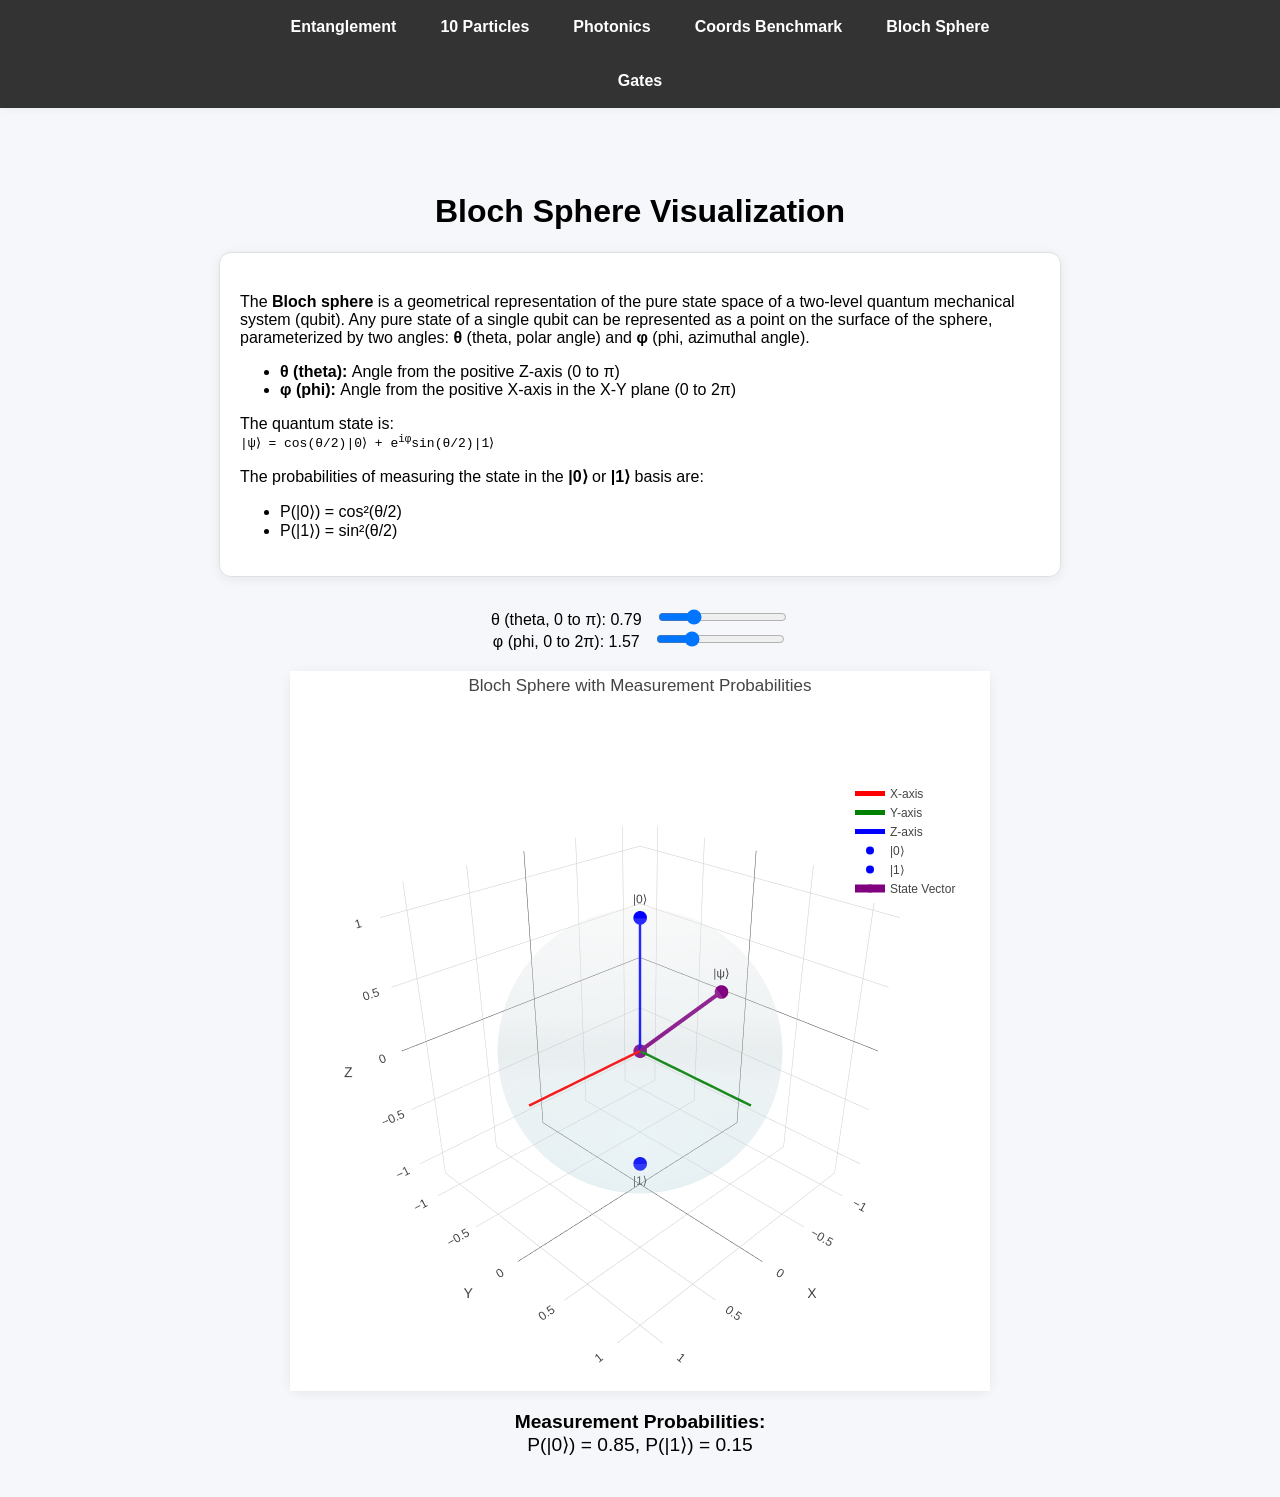
<file: bloch_sphere.html>
<!DOCTYPE html>
<html lang="en">
<head>
    <meta charset="UTF-8">
    <title>Bloch Sphere Visualization</title>
    <script src="https://cdn.plot.ly/plotly-latest.min.js"></script>
    <style>
        body {
            font-family: Arial, sans-serif;
            background: #f5f7fa;
            margin: 0;
            padding: 0;
        }
        nav {
            background: #333;
            padding: 10px 0 10px 0;
            margin-bottom: 28px;
            box-shadow: 0 2px 8px rgba(0,0,0,0.04);
        }
        nav .nav-inner {
            max-width: 800px;
            margin: 0 auto;
            display: flex;
            gap: 20px;
            align-items: center;
            flex-wrap: wrap;
            justify-content: center;
        }
        nav a {
            color: white;
            text-decoration: none;
            font-weight: bold;
            font-size: 1rem;
            transition: color 0.2s;
            padding: 8px 12px;
            border-radius: 4px;
        }
        nav a:hover {
            background: #444;
        }
        nav a.active {
            background: #555;
            color: #ffd700;
        }
        .main-container {
            max-width: 850px;
            margin: 40px auto 0 auto;
            padding: 24px 10px 40px 10px;
            background: none;
            text-align: center;
        }
        #controls {
            margin-bottom: 20px;
        }
        label {
            margin-right: 10px;
        }
        .explanation {
            max-width: 800px;
            margin: 0 auto 30px auto;
            background: #fff;
            border: 1px solid #e0e0e0;
            box-shadow: 0 2px 12px rgba(0,0,0,0.07);
            padding: 24px 20px 20px 20px;
            border-radius: 12px;
            text-align: left;
        }
        #plot {
            width: 100%;
            max-width: 700px;
            height: 60vw;
            max-height: 80vh;
            min-height: 300px;
            margin: 0 auto;
            border-radius: 10px;
            background: #fff;
            box-shadow: 0 2px 12px rgba(0,0,0,0.07);
        }
        #probabilities {
            margin-top: 20px;
            font-size: 1.2em;
        }
        @media (max-width: 700px) {
            .main-container {
                padding: 8px 2px 24px 2px;
            }
            .explanation {
                padding: 12px 6px 12px 6px;
                font-size: 0.97rem;
            }
            #plot {
                height: 300px;
                min-height: 200px;
            }
        }
    </style>
</head>
<body>
    <nav>
        <div class="nav-inner">
            <a href="enteglment.html">Entanglement</a>
            <a href="exemple10particuls.html">10 Particles</a>
            <a href="quntum.html">Photonics</a>
            <a href="coords_benchmark.html">Coords Benchmark</a>
            <a href="bloch_sphere.html">Bloch Sphere</a>
            <a href="quntumGates.html">Gates</a>
        </div>
    </nav>
    <div class="main-container">
        <h1>Bloch Sphere Visualization</h1>
        <div class="explanation">
            <p>
                The <b>Bloch sphere</b> is a geometrical representation of the pure state space of a two-level quantum mechanical system (qubit). Any pure state of a single qubit can be represented as a point on the surface of the sphere, parameterized by two angles: <b>θ</b> (theta, polar angle) and <b>φ</b> (phi, azimuthal angle).
            </p>
            <ul>
                <li><b>θ (theta):</b> Angle from the positive Z-axis (0 to π)</li>
                <li><b>φ (phi):</b> Angle from the positive X-axis in the X-Y plane (0 to 2π)</li>
            </ul>
            <p>
                The quantum state is: <br>
                <code>|ψ⟩ = cos(θ/2)|0⟩ + e<sup>iφ</sup>sin(θ/2)|1⟩</code>
            </p>
            <p>
                The probabilities of measuring the state in the <b>|0⟩</b> or <b>|1⟩</b> basis are:
                <ul>
                    <li>P(|0⟩) = cos²(θ/2)</li>
                    <li>P(|1⟩) = sin²(θ/2)</li>
                </ul>
            </p>
        </div>
        <div id="controls">
            <label for="theta">θ (theta, 0 to π): <span id="theta-value"></span></label>
            <input type="range" id="theta" min="0" max="3.1416" step="0.01" value="0.7854">
            <br>
            <label for="phi">φ (phi, 0 to 2π): <span id="phi-value"></span></label>
            <input type="range" id="phi" min="0" max="6.2832" step="0.01" value="1.5708">
        </div>
        <div id="plot"></div>
        <div id="probabilities"></div>
    </div>
    <script>
        function plotBlochSphere(theta, phi) {
            // Bloch sphere surface
            let u = [], v = [];
            for (let i = 0; i <= 100; i++) {
                u.push(2 * Math.PI * i / 100);
                v.push(Math.PI * i / 100);
            }
            let x = [], y = [], z = [];
            for (let i = 0; i < u.length; i++) {
                x[i] = [];
                y[i] = [];
                z[i] = [];
                for (let j = 0; j < v.length; j++) {
                    x[i][j] = Math.cos(u[i]) * Math.sin(v[j]);
                    y[i][j] = Math.sin(u[i]) * Math.sin(v[j]);
                    z[i][j] = Math.cos(v[j]);
                }
            }
            // State vector
            let x_state = Math.sin(theta) * Math.cos(phi);
            let y_state = Math.sin(theta) * Math.sin(phi);
            let z_state = Math.cos(theta);
            // Axes
            let axes = [
                {
                    type: 'scatter3d',
                    mode: 'lines',
                    x: [0, 1], y: [0, 0], z: [0, 0],
                    line: {color: 'red', width: 5},
                    name: 'X-axis',
                    showlegend: true
                },
                {
                    type: 'scatter3d',
                    mode: 'lines',
                    x: [0, 0], y: [0, 1], z: [0, 0],
                    line: {color: 'green', width: 5},
                    name: 'Y-axis',
                    showlegend: true
                },
                {
                    type: 'scatter3d',
                    mode: 'lines',
                    x: [0, 0], y: [0, 0], z: [0, 1],
                    line: {color: 'blue', width: 5},
                    name: 'Z-axis',
                    showlegend: true
                }
            ];
            // Basis states |0> and |1>
            let basis = [
                {
                    type: 'scatter3d',
                    mode: 'markers+text',
                    x: [0], y: [0], z: [1],
                    marker: {color: 'blue', size: 8},
                    text: ['|0⟩'],
                    textposition: 'top center',
                    name: '|0⟩',
                    showlegend: true
                },
                {
                    type: 'scatter3d',
                    mode: 'markers+text',
                    x: [0], y: [0], z: [-1],
                    marker: {color: 'blue', size: 8},
                    text: ['|1⟩'],
                    textposition: 'bottom center',
                    name: '|1⟩',
                    showlegend: true
                }
            ];
            // State vector
            let stateVector = {
                type: 'scatter3d',
                mode: 'lines+markers+text',
                x: [0, x_state], y: [0, y_state], z: [0, z_state],
                line: {color: 'purple', width: 8},
                marker: {color: 'purple', size: 8},
                text: ['', '|ψ⟩'],
                textposition: 'top center',
                name: 'State Vector',
                showlegend: true
            };
            // Bloch sphere surface
            let sphere = {
                type: 'surface',
                x: x, y: y, z: z,
                opacity: 0.15,
                colorscale: [[0, 'lightblue'], [1, 'white']],
                showscale: false,
                hoverinfo: 'skip',
                name: 'Bloch Sphere'
            };
            let data = [sphere, ...axes, ...basis, stateVector];
            let layout = {
                scene: {
                    xaxis: {title: 'X', range: [-1.2, 1.2]},
                    yaxis: {title: 'Y', range: [-1.2, 1.2]},
                    zaxis: {title: 'Z', range: [-1.2, 1.2]},
                    aspectmode: 'cube',
                    camera: {eye: {x: 1.5, y: 1.5, z: 1.2}},
                },
                title: 'Bloch Sphere with Measurement Probabilities',
                legend: {x: 0.8, y: 0.9},
                margin: {l: 0, r: 0, b: 0, t: 40}
            };
            Plotly.newPlot('plot', data, layout, {displayModeBar: false});
            // Probabilities
            let prob_0 = Math.pow(Math.cos(theta / 2), 2);
            let prob_1 = Math.pow(Math.sin(theta / 2), 2);
            document.getElementById('probabilities').innerHTML =
                `<b>Measurement Probabilities:</b><br>P(|0⟩) = ${prob_0.toFixed(2)}, P(|1⟩) = ${prob_1.toFixed(2)}`;
        }
        // Initial values
        let theta = parseFloat(document.getElementById('theta').value);
        let phi = parseFloat(document.getElementById('phi').value);
        document.getElementById('theta-value').textContent = theta.toFixed(2);
        document.getElementById('phi-value').textContent = phi.toFixed(2);
        plotBlochSphere(theta, phi);
        // Event listeners
        document.getElementById('theta').addEventListener('input', function() {
            theta = parseFloat(this.value);
            document.getElementById('theta-value').textContent = theta.toFixed(2);
            plotBlochSphere(theta, phi);
        });
        document.getElementById('phi').addEventListener('input', function() {
            phi = parseFloat(this.value);
            document.getElementById('phi-value').textContent = phi.toFixed(2);
            plotBlochSphere(theta, phi);
        });
    </script>
</body>
</html>
</file>
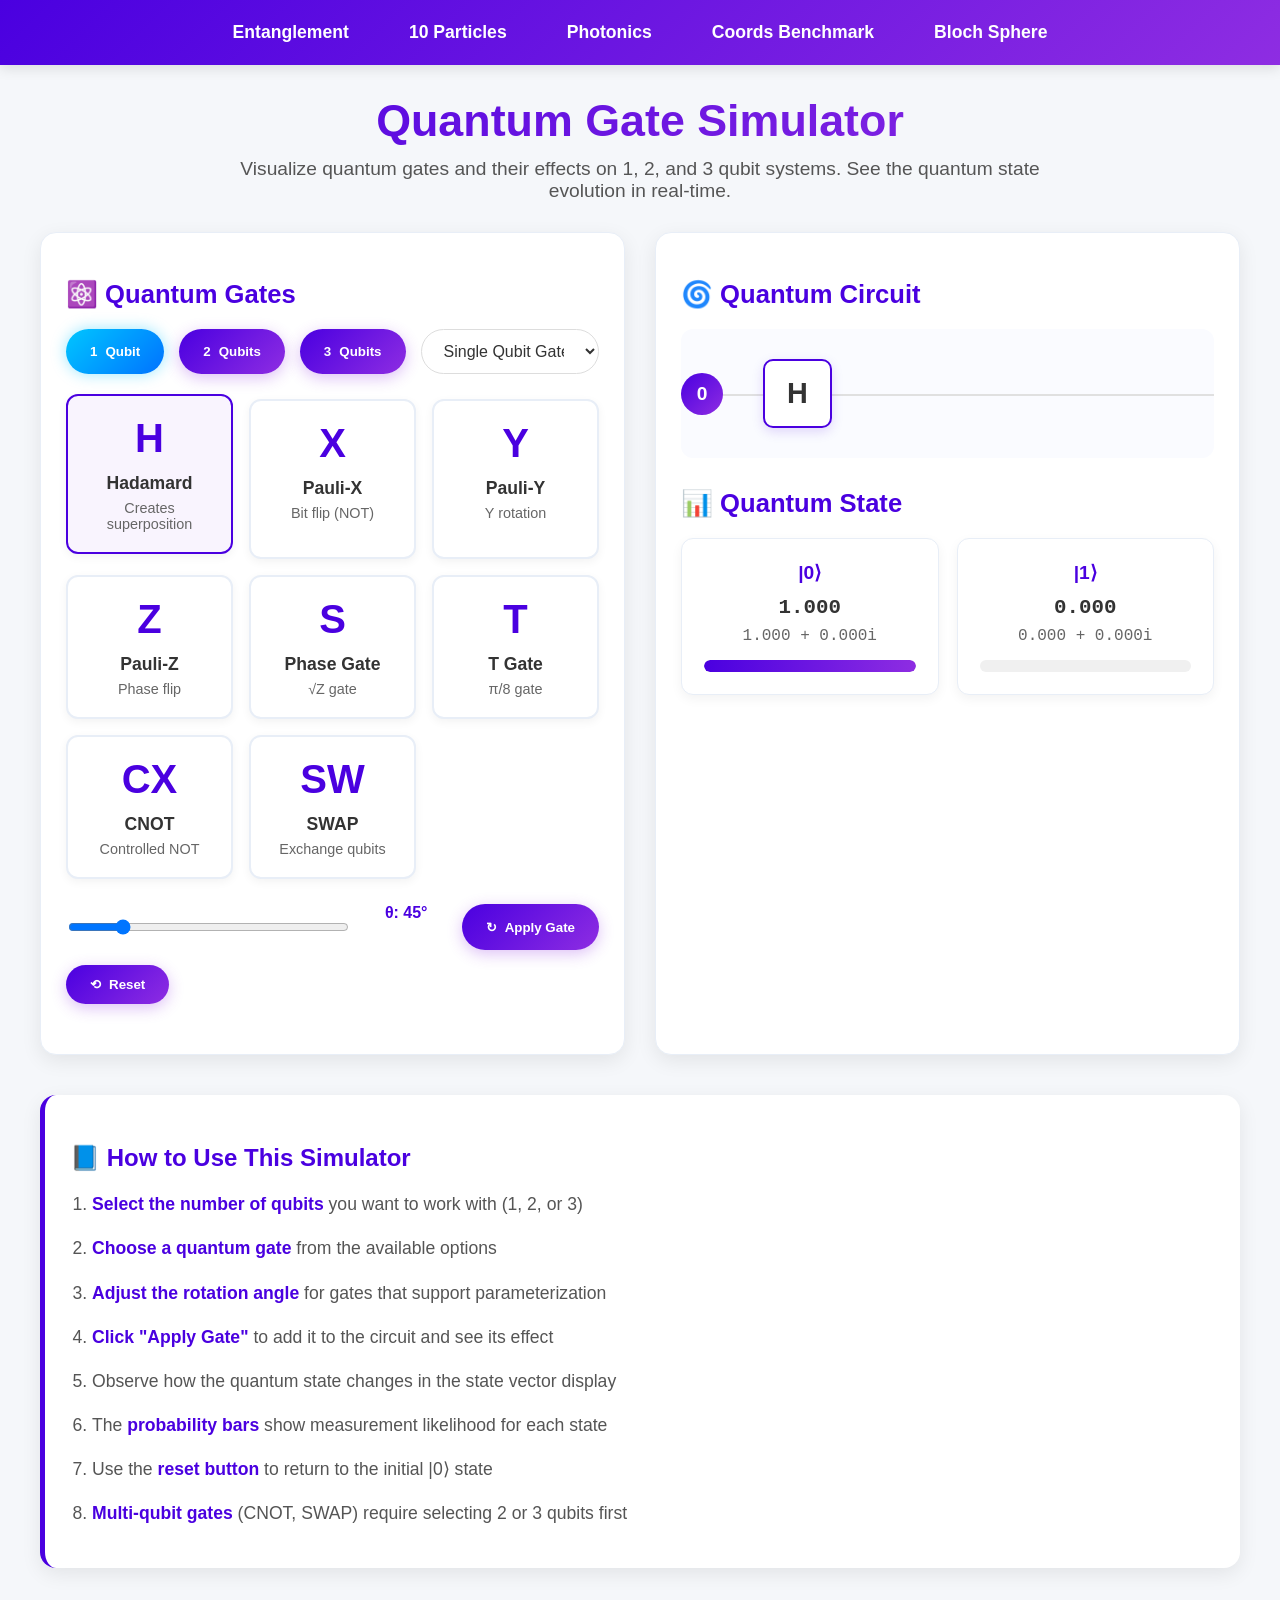
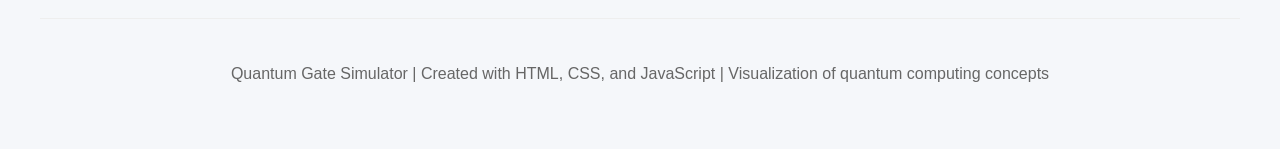
<file: quntum_Gates.html>
<!DOCTYPE html>
<html lang="en">
<head>
    <meta charset="UTF-8">
    <title>Quantum Gate Simulator</title>
    <script src="https://cdn.plot.ly/plotly-latest.min.js"></script>
    <style>
        body {
            font-family: 'Segoe UI', Tahoma, Geneva, Verdana, sans-serif;
            background: #f5f7fa;
            margin: 0;
            padding: 0;
            color: #333;
        }
        nav {
            background: linear-gradient(135deg, #4a00e0, #8e2de2);
            padding: 14px 0;
            margin-bottom: 28px;
            box-shadow: 0 4px 12px rgba(0,0,0,0.1);
        }
        nav .nav-inner {
            max-width: 1200px;
            margin: 0 auto;
            display: flex;
            gap: 28px;
            align-items: center;
            flex-wrap: wrap;
            justify-content: center;
        }
        nav a {
            color: white;
            text-decoration: none;
            font-weight: 600;
            font-size: 1.1rem;
            transition: all 0.3s ease;
            padding: 8px 16px;
            border-radius: 50px;
        }
        nav a:hover {
            background: rgba(255, 255, 255, 0.15);
        }
        .main-container {
            max-width: 1200px;
            margin: 20px auto;
            padding: 0 20px;
        }
        .header {
            text-align: center;
            margin-bottom: 30px;
        }
        .header h1 {
            font-size: 2.8rem;
            margin-bottom: 12px;
            background: linear-gradient(135deg, #4a00e0, #8e2de2);
            -webkit-background-clip: text;
            -webkit-text-fill-color: transparent;
        }
        .header p {
            font-size: 1.2rem;
            max-width: 800px;
            margin: 0 auto;
            color: #555;
        }
        .content-grid {
            display: grid;
            grid-template-columns: 1fr 1fr;
            gap: 30px;
            margin-bottom: 40px;
        }
        @media (max-width: 900px) {
            .content-grid {
                grid-template-columns: 1fr;
            }
        }
        .panel {
            background: white;
            border-radius: 16px;
            padding: 25px;
            box-shadow: 0 6px 20px rgba(0,0,0,0.08);
            border: 1px solid #e8eef7;
        }
        .panel-title {
            font-size: 1.6rem;
            margin-bottom: 20px;
            color: #4a00e0;
            display: flex;
            align-items: center;
            gap: 12px;
        }
        .panel-title i {
            font-size: 1.8rem;
        }
        .controls {
            display: flex;
            gap: 15px;
            margin-bottom: 25px;
            flex-wrap: wrap;
        }
        .btn {
            background: linear-gradient(135deg, #4a00e0, #8e2de2);
            color: white;
            border: none;
            padding: 12px 24px;
            border-radius: 50px;
            cursor: pointer;
            font-weight: 600;
            transition: all 0.3s ease;
            display: flex;
            align-items: center;
            gap: 8px;
            box-shadow: 0 4px 15px rgba(142, 45, 226, 0.3);
        }
        .btn:hover {
            transform: translateY(-3px);
            box-shadow: 0 7px 20px rgba(142, 45, 226, 0.4);
        }
        .btn:active {
            transform: translateY(1px);
        }
        .btn.active {
            background: linear-gradient(135deg, #00c6ff, #0072ff);
            box-shadow: 0 0 15px rgba(0, 198, 255, 0.4);
        }
        select, input {
            background: rgba(255, 255, 255, 0.1);
            border: 1px solid #ddd;
            color: #333;
            padding: 12px 18px;
            border-radius: 50px;
            flex: 1;
            min-width: 150px;
            font-size: 1rem;
        }
        select:focus, input:focus {
            outline: none;
            border-color: #8e2de2;
        }
        .gates-grid {
            display: grid;
            grid-template-columns: repeat(auto-fill, minmax(140px, 1fr));
            gap: 16px;
            margin-top: 20px;
        }
        .gate-card {
            background: white;
            border-radius: 12px;
            padding: 20px 15px;
            text-align: center;
            cursor: pointer;
            transition: all 0.3s ease;
            border: 2px solid #e8eef7;
            box-shadow: 0 3px 10px rgba(0,0,0,0.05);
        }
        .gate-card:hover {
            transform: translateY(-5px);
            border-color: #8e2de2;
            box-shadow: 0 8px 20px rgba(142, 45, 226, 0.15);
        }
        .gate-card.active {
            background: rgba(142, 45, 226, 0.05);
            border-color: #4a00e0;
            transform: translateY(-5px);
        }
        .gate-icon {
            font-size: 2.5rem;
            margin-bottom: 12px;
            color: #4a00e0;
            font-weight: bold;
        }
        .gate-name {
            font-weight: 700;
            font-size: 1.1rem;
            margin-bottom: 6px;
            color: #333;
        }
        .gate-desc {
            font-size: 0.9rem;
            color: #666;
        }
        .circuit {
            display: flex;
            flex-direction: column;
            gap: 40px;
            margin-top: 20px;
            padding: 20px 0;
            background: #fafbff;
            border-radius: 12px;
        }
        .qubit {
            display: flex;
            align-items: center;
            position: relative;
            padding: 10px 0;
        }
        .qubit::before {
            content: '';
            position: absolute;
            top: 50%;
            left: 0;
            right: 0;
            height: 2px;
            background: #e0e0e0;
            z-index: 1;
        }
        .qubit-label {
            background: linear-gradient(135deg, #4a00e0, #8e2de2);
            width: 42px;
            height: 42px;
            border-radius: 50%;
            display: flex;
            align-items: center;
            justify-content: center;
            font-weight: bold;
            margin-right: 25px;
            z-index: 2;
            position: relative;
            color: white;
            font-size: 1.2rem;
        }
        .gate-visual {
            width: 65px;
            height: 65px;
            background: white;
            border-radius: 10px;
            display: flex;
            align-items: center;
            justify-content: center;
            margin: 0 15px;
            z-index: 2;
            position: relative;
            font-size: 1.8rem;
            font-weight: bold;
            border: 2px solid #4a00e0;
            box-shadow: 0 4px 12px rgba(74, 0, 224, 0.15);
        }
        .control-point {
            width: 28px;
            height: 28px;
            background: #4a00e0;
            border-radius: 50%;
            z-index: 2;
            position: relative;
            margin: 0 25px;
            box-shadow: 0 0 0 6px rgba(74, 0, 224, 0.15);
        }
        .state-display {
            margin-top: 30px;
        }
        .state-vector {
            display: grid;
            grid-template-columns: repeat(auto-fit, minmax(220px, 1fr));
            gap: 18px;
            margin-top: 20px;
        }
        .state-card {
            background: white;
            border-radius: 12px;
            padding: 22px;
            text-align: center;
            border: 1px solid #e8eef7;
            box-shadow: 0 4px 12px rgba(0,0,0,0.05);
            transition: all 0.3s ease;
        }
        .state-card:hover {
            transform: translateY(-5px);
            box-shadow: 0 8px 20px rgba(142, 45, 226, 0.1);
        }
        .state-label {
            font-weight: 700;
            margin-bottom: 12px;
            color: #4a00e0;
            font-size: 1.2rem;
        }
        .state-value {
            font-size: 1.3rem;
            font-family: monospace;
            font-weight: bold;
            color: #333;
        }
        .probability-bar {
            height: 12px;
            background: #f0f0f0;
            border-radius: 6px;
            margin-top: 15px;
            overflow: hidden;
        }
        .probability-fill {
            height: 100%;
            background: linear-gradient(90deg, #4a00e0, #8e2de2);
            border-radius: 6px;
        }
        .complex-number {
            font-size: 1rem;
            color: #666;
            margin-top: 8px;
            font-family: monospace;
        }
        .instructions {
            margin-top: 40px;
            padding: 25px;
            background: white;
            border-radius: 16px;
            border-left: 5px solid #4a00e0;
            box-shadow: 0 6px 20px rgba(0,0,0,0.08);
        }
        .instructions h3 {
            margin-bottom: 18px;
            color: #4a00e0;
            font-size: 1.5rem;
            display: flex;
            align-items: center;
            gap: 12px;
        }
        .instructions ol {
            padding-left: 22px;
        }
        .instructions li {
            margin: 16px 0;
            line-height: 1.6;
            font-size: 1.1rem;
            color: #555;
        }
        .instructions li strong {
            color: #4a00e0;
        }
        footer {
            text-align: center;
            margin-top: 50px;
            padding: 30px;
            color: #666;
            font-size: 1rem;
            border-top: 1px solid #eee;
        }
        @media (max-width: 700px) {
            .content-grid {
                gap: 20px;
            }
            .panel {
                padding: 20px;
            }
            .gates-grid {
                grid-template-columns: repeat(auto-fill, minmax(120px, 1fr));
            }
            .controls {
                gap: 12px;
            }
            .btn {
                padding: 10px 18px;
                font-size: 0.9rem;
            }
            nav .nav-inner {
                gap: 12px;
                padding: 0 10px;
            }
            nav a {
                font-size: 0.95rem;
                padding: 6px 12px;
            }
        }
    </style>
</head>
<body>
    <nav>
        <div class="nav-inner">
            <a href="enteglment.html">Entanglement</a>
            <a href="exemple10particuls.html">10 Particles</a>
            <a href="quntum.html">Photonics</a>
            <a href="coords_benchmark.html">Coords Benchmark</a>
            <a href="bloch_sphere.html">Bloch Sphere</a>
        </div>
    </nav>
    
    <div class="main-container">
        <div class="header">
            <h1>Quantum Gate Simulator</h1>
            <p>Visualize quantum gates and their effects on 1, 2, and 3 qubit systems. See the quantum state evolution in real-time.</p>
        </div>
        
        <div class="content-grid">
            <div class="panel">
                <h2 class="panel-title">⚛️ Quantum Gates</h2>
                
                <div class="controls">
                    <button class="btn active" id="btn-1qubit">
                        <span>1</span> Qubit
                    </button>
                    <button class="btn" id="btn-2qubit">
                        <span>2</span> Qubits
                    </button>
                    <button class="btn" id="btn-3qubit">
                        <span>3</span> Qubits
                    </button>
                    
                    <select id="gate-type">
                        <option value="single">Single Qubit Gates</option>
                        <option value="multi">Multi-Qubit Gates</option>
                    </select>
                </div>
                
                <div class="gates-grid">
                    <div class="gate-card active" data-gate="H">
                        <div class="gate-icon">H</div>
                        <div class="gate-name">Hadamard</div>
                        <div class="gate-desc">Creates superposition</div>
                    </div>
                    
                    <div class="gate-card" data-gate="X">
                        <div class="gate-icon">X</div>
                        <div class="gate-name">Pauli-X</div>
                        <div class="gate-desc">Bit flip (NOT)</div>
                    </div>
                    
                    <div class="gate-card" data-gate="Y">
                        <div class="gate-icon">Y</div>
                        <div class="gate-name">Pauli-Y</div>
                        <div class="gate-desc">Y rotation</div>
                    </div>
                    
                    <div class="gate-card" data-gate="Z">
                        <div class="gate-icon">Z</div>
                        <div class="gate-name">Pauli-Z</div>
                        <div class="gate-desc">Phase flip</div>
                    </div>
                    
                    <div class="gate-card" data-gate="S">
                        <div class="gate-icon">S</div>
                        <div class="gate-name">Phase Gate</div>
                        <div class="gate-desc">√Z gate</div>
                    </div>
                    
                    <div class="gate-card" data-gate="T">
                        <div class="gate-icon">T</div>
                        <div class="gate-name">T Gate</div>
                        <div class="gate-desc">π/8 gate</div>
                    </div>
                    
                    <div class="gate-card" data-gate="CNOT">
                        <div class="gate-icon">CX</div>
                        <div class="gate-name">CNOT</div>
                        <div class="gate-desc">Controlled NOT</div>
                    </div>
                    
                    <div class="gate-card" data-gate="SWAP">
                        <div class="gate-icon">SW</div>
                        <div class="gate-name">SWAP</div>
                        <div class="gate-desc">Exchange qubits</div>
                    </div>
                </div>
                
                <div class="controls" style="margin-top: 25px;">
                    <input type="range" id="angle" min="0" max="360" value="45" style="flex: 3;">
                    <div style="min-width: 70px; text-align: center; flex: 1; font-weight: 600; color: #4a00e0;">
                        θ: <span id="angle-value">45°</span>
                    </div>
                    <button class="btn" id="btn-apply">
                        <span>↻</span> Apply Gate
                    </button>
                    <button class="btn" id="btn-reset">
                        <span>⟲</span> Reset
                    </button>
                </div>
            </div>
            
            <div class="panel">
                <h2 class="panel-title">🌀 Quantum Circuit</h2>
                
                <div class="circuit">
                    <div class="qubit">
                        <div class="qubit-label">0</div>
                        <div class="gate-visual">H</div>
                    </div>
                    
                    <div class="qubit">
                        <div class="qubit-label">1</div>
                        <div class="control-point"></div>
                        <div class="gate-visual">X</div>
                    </div>
                    
                    <div class="qubit">
                        <div class="qubit-label">2</div>
                    </div>
                </div>
                
                <div class="state-display">
                    <h2 class="panel-title">📊 Quantum State</h2>
                    
                    <div class="state-vector" id="state-vector-container">
                        <!-- State cards will be generated here dynamically -->
                    </div>
                </div>
            </div>
        </div>
        
        <div class="instructions">
            <h3>📘 How to Use This Simulator</h3>
            <ol>
                <li><strong>Select the number of qubits</strong> you want to work with (1, 2, or 3)</li>
                <li><strong>Choose a quantum gate</strong> from the available options</li>
                <li><strong>Adjust the rotation angle</strong> for gates that support parameterization</li>
                <li><strong>Click "Apply Gate"</strong> to add it to the circuit and see its effect</li>
                <li>Observe how the quantum state changes in the state vector display</li>
                <li>The <strong>probability bars</strong> show measurement likelihood for each state</li>
                <li>Use the <strong>reset button</strong> to return to the initial |0⟩ state</li>
                <li><strong>Multi-qubit gates</strong> (CNOT, SWAP) require selecting 2 or 3 qubits first</li>
            </ol>
        </div>
        
        <footer>
            <p>Quantum Gate Simulator | Created with HTML, CSS, and JavaScript | Visualization of quantum computing concepts</p>
        </footer>
    </div>
    
    <script>
        // Quantum state representation
        let quantumState = {
            qubits: 1,
            stateVector: [
                { label: "|0⟩", magnitude: 1.0, phase: 0, probability: 1.0 }
            ]
        };
        
        // DOM Elements
        const qubitButtons = document.querySelectorAll('.btn[id^="btn-"]');
        const gateCards = document.querySelectorAll('.gate-card');
        const angleSlider = document.getElementById('angle');
        const angleValue = document.getElementById('angle-value');
        const applyButton = document.getElementById('btn-apply');
        const resetButton = document.getElementById('btn-reset');
        const gateTypeSelect = document.getElementById('gate-type');
        const stateVectorContainer = document.getElementById('state-vector-container');
        
        // Update angle display
        angleSlider.addEventListener('input', () => {
            angleValue.textContent = `${angleSlider.value}°`;
        });
        
        // Qubit selection
        qubitButtons.forEach(btn => {
            btn.addEventListener('click', () => {
                qubitButtons.forEach(b => b.classList.remove('active'));
                btn.classList.add('active');
                quantumState.qubits = parseInt(btn.textContent.match(/\d/)[0]);
                resetState();
                updateCircuitVisualization();
                generateStateVector();
            });
        });
        
        // Gate selection
        gateCards.forEach(card => {
            card.addEventListener('click', () => {
                gateCards.forEach(c => c.classList.remove('active'));
                card.classList.add('active');
            });
        });
        
        // Gate type selection
        gateTypeSelect.addEventListener('change', () => {
            const isMulti = gateTypeSelect.value === 'multi';
            
            // Toggle visibility based on gate type
            gateCards.forEach(card => {
                const gate = card.dataset.gate;
                if (isMulti) {
                    card.style.display = (gate === 'CNOT' || gate === 'SWAP') ? 
                        'block' : 'none';
                } else {
                    card.style.display = (gate !== 'CNOT' && gate !== 'SWAP') ? 
                        'block' : 'none';
                }
            });
        });
        
        // Apply gate
        applyButton.addEventListener('click', () => {
            const angle = parseInt(angleSlider.value);
            const selectedGate = document.querySelector('.gate-card.active').dataset.gate;
            applyGate(selectedGate, angle);
            updateCircuitVisualization();
            updateStateVector();
        });
        
        // Reset
        resetButton.addEventListener('click', () => {
            resetState();
            resetCircuit();
            updateStateVector();
        });
        
        // Apply gate to quantum state
        function applyGate(gate, angle) {
            // In a real implementation, this would update the quantum state
            // For this demo, we'll simulate state changes
            const radians = angle * Math.PI / 180;
            
            // Simulate different gate effects
            quantumState.stateVector.forEach(state => {
                switch(gate) {
                    case 'H':
                        // Hadamard gate creates superposition
                        state.magnitude = Math.sqrt(0.5);
                        state.probability = 0.5;
                        break;
                    case 'X':
                        // Bit flip
                        if (state.label.includes('0')) {
                            state.label = state.label.replace('0', '1');
                        } else if (state.label.includes('1')) {
                            state.label = state.label.replace('1', '0');
                        }
                        break;
                    case 'Y':
                        // Y rotation
                        state.phase += radians;
                        break;
                    case 'Z':
                        // Phase flip
                        if (state.label.endsWith('1⟩')) {
                            state.phase += Math.PI;
                        }
                        break;
                    case 'CNOT':
                        // Controlled NOT - flip target if control is 1
                        if (quantumState.qubits > 1) {
                            if (state.label.includes('1')) {
                                state.label = state.label.replace('0', '1').replace('1', '0');
                            }
                        }
                        break;
                    default:
                        // For other gates, add some phase
                        state.phase += radians / 4;
                        state.probability = Math.abs(Math.cos(state.phase)) * 0.8 + 0.2;
                }
            });
            
            // Normalize probabilities
            normalizeProbabilities();
        }
        
        // Reset quantum state to |0...0>
        function resetState() {
            quantumState.stateVector = [];
            const numStates = Math.pow(2, quantumState.qubits);
            
            for (let i = 0; i < numStates; i++) {
                const binary = i.toString(2).padStart(quantumState.qubits, '0');
                const label = `|${binary}⟩`;
                const isZeroState = i === 0;
                
                quantumState.stateVector.push({
                    label: label,
                    magnitude: isZeroState ? 1.0 : 0.0,
                    phase: 0,
                    probability: isZeroState ? 1.0 : 0.0
                });
            }
        }
        
        // Normalize state probabilities
        function normalizeProbabilities() {
            let total = 0;
            quantumState.stateVector.forEach(state => {
                total += state.probability;
            });
            
            if (total > 0) {
                quantumState.stateVector.forEach(state => {
                    state.probability /= total;
                    state.magnitude = Math.sqrt(state.probability);
                });
            }
        }
        
        // Generate state vector display
        function generateStateVector() {
            stateVectorContainer.innerHTML = '';
            
            quantumState.stateVector.forEach(state => {
                const card = document.createElement('div');
                card.className = 'state-card';
                
                // Calculate complex number representation
                const real = (state.magnitude * Math.cos(state.phase)).toFixed(3);
                const imag = (state.magnitude * Math.sin(state.phase)).toFixed(3);
                const complex = `${real} + ${imag}i`;
                
                card.innerHTML = `
                    <div class="state-label">${state.label}</div>
                    <div class="state-value">${state.probability.toFixed(3)}</div>
                    <div class="complex-number">${complex}</div>
                    <div class="probability-bar">
                        <div class="probability-fill" style="width: ${state.probability * 100}%"></div>
                    </div>
                `;
                
                stateVectorContainer.appendChild(card);
            });
        }
        
        // Update state vector display
        function updateStateVector() {
            generateStateVector();
        }
        
        // Update circuit visualization
        function updateCircuitVisualization() {
            const circuit = document.querySelector('.circuit');
            circuit.innerHTML = '';
            
            for (let i = 0; i < quantumState.qubits; i++) {
                const qubit = document.createElement('div');
                qubit.className = 'qubit';
                
                const label = document.createElement('div');
                label.className = 'qubit-label';
                label.textContent = i;
                
                qubit.appendChild(label);
                
                // Add some gates for visualization
                if (i === 0) {
                    const gate = document.createElement('div');
                    gate.className = 'gate-visual';
                    gate.textContent = 'H';
                    qubit.appendChild(gate);
                }
                
                if (quantumState.qubits > 1 && i === 1) {
                    const control = document.createElement('div');
                    control.className = 'control-point';
                    qubit.appendChild(control);
                    
                    const gate = document.createElement('div');
                    gate.className = 'gate-visual';
                    gate.textContent = 'X';
                    qubit.appendChild(gate);
                }
                
                circuit.appendChild(qubit);
            }
        }
        
        // Reset circuit visualization
        function resetCircuit() {
            updateCircuitVisualization();
        }
        
        // Initialize the simulator
        resetState();
        updateCircuitVisualization();
        generateStateVector();
    </script>
</body>
</html>
</file>
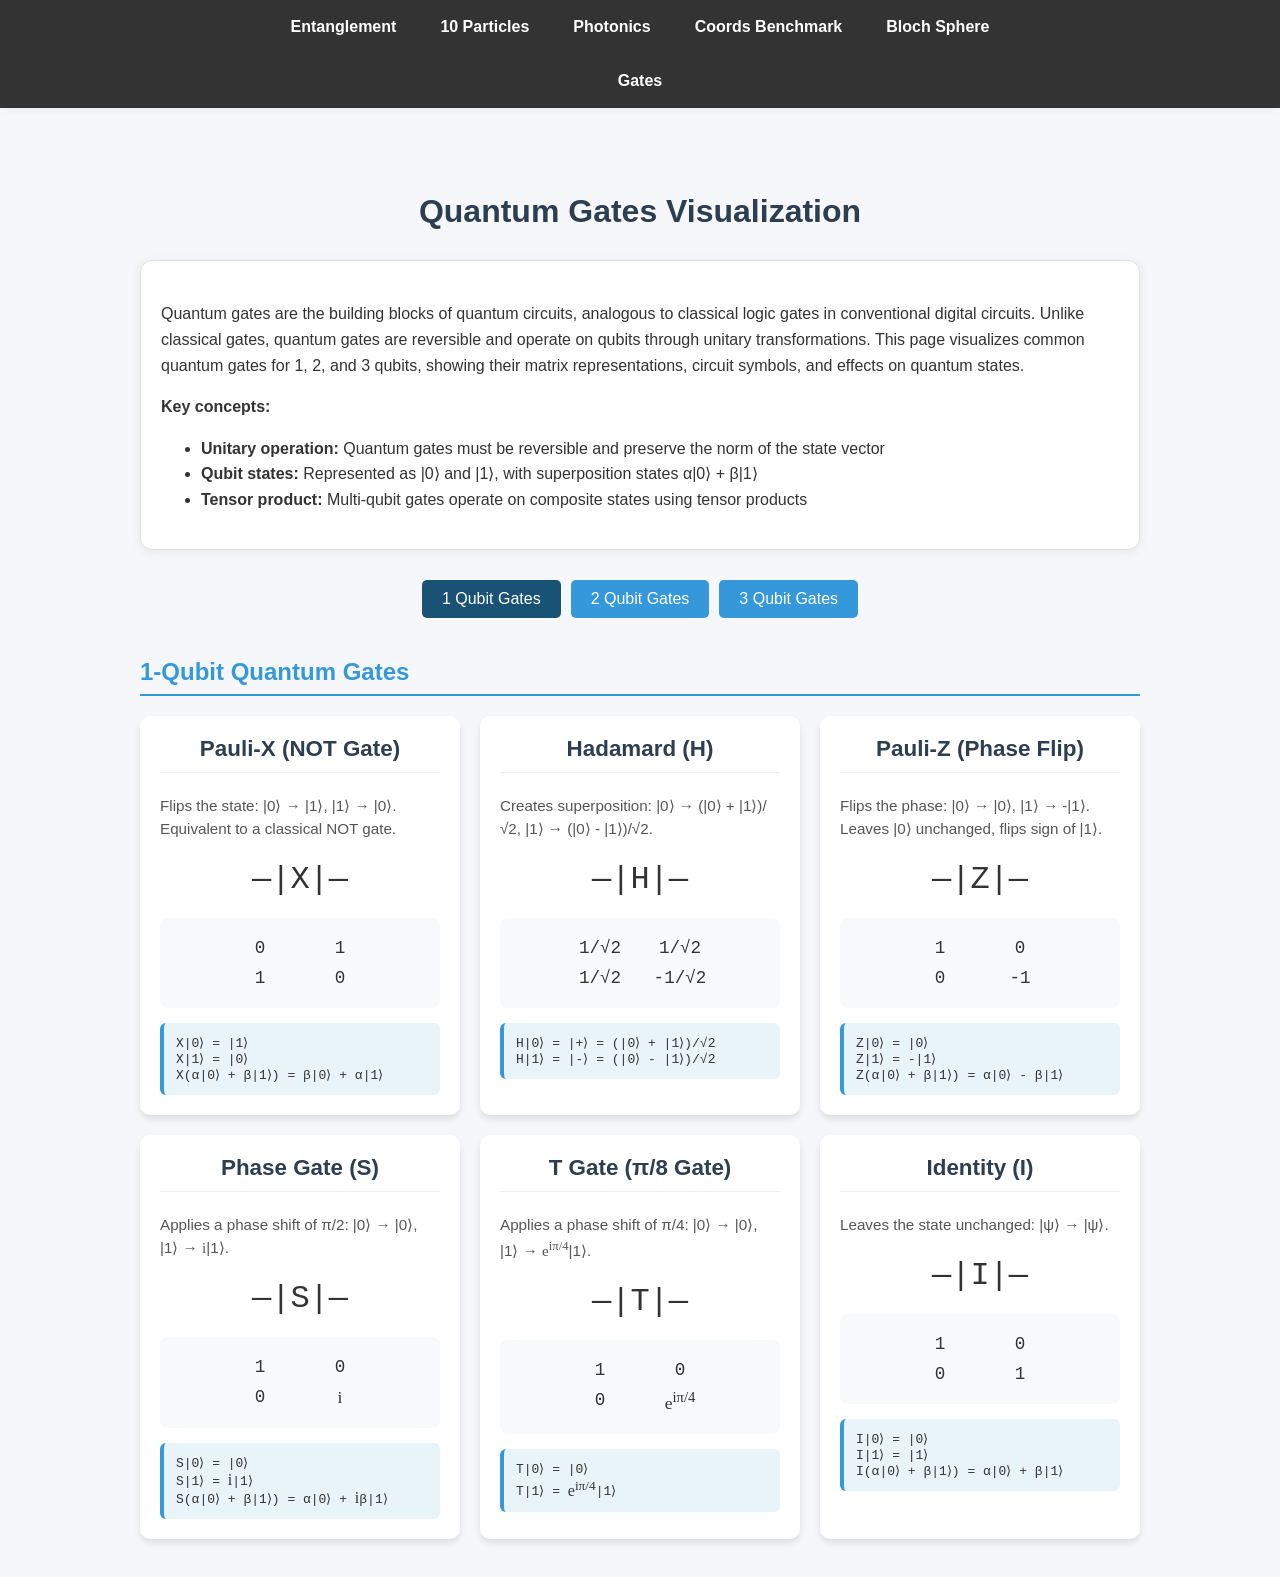
<file: quntumGates.html>
<!DOCTYPE html>
<html lang="en">
<head>
    <meta charset="UTF-8">
    <meta name="viewport" content="width=device-width, initial-scale=1.0">
    <title>Quantum Gates Visualization</title>
    <style>
        body {
            font-family: Arial, sans-serif;
            background: #f5f7fa;
            margin: 0;
            padding: 0;
            color: #333;
        }
        nav {
            background: #333;
            padding: 10px 0 10px 0;
            margin-bottom: 28px;
            box-shadow: 0 2px 8px rgba(0,0,0,0.04);
        }
        nav .nav-inner {
            max-width: 800px;
            margin: 0 auto;
            display: flex;
            gap: 20px;
            align-items: center;
            flex-wrap: wrap;
            justify-content: center;
        }
        nav a {
            color: white;
            text-decoration: none;
            font-weight: bold;
            font-size: 1rem;
            transition: color 0.2s;
            padding: 8px 12px;
            border-radius: 4px;
        }
        nav a:hover {
            background: #444;
        }
        nav a.active {
            background: #555;
            color: #ffd700;
        }
        .main-container {
            max-width: 1000px;
            margin: 40px auto 0 auto;
            padding: 24px 20px 40px 20px;
            background: none;
        }
        h1 {
            text-align: center;
            color: #2c3e50;
            margin-bottom: 30px;
        }
        h2 {
            color: #3498db;
            border-bottom: 2px solid #3498db;
            padding-bottom: 8px;
            margin-top: 40px;
        }
        h3 {
            color: #2980b9;
            margin-top: 25px;
        }
        .explanation {
            max-width: 1000px;
            margin: 0 auto 30px auto;
            background: #fff;
            border: 1px solid #e0e0e0;
            box-shadow: 0 2px 12px rgba(0,0,0,0.07);
            padding: 24px 20px 20px 20px;
            border-radius: 12px;
            text-align: left;
            line-height: 1.6;
        }
        .gates-container {
            display: grid;
            grid-template-columns: repeat(auto-fill, minmax(300px, 1fr));
            gap: 20px;
            margin-top: 20px;
        }
        .gate-card {
            background: white;
            border-radius: 10px;
            box-shadow: 0 4px 6px rgba(0,0,0,0.1);
            padding: 20px;
            transition: transform 0.3s;
        }
        .gate-card:hover {
            transform: translateY(-5px);
            box-shadow: 0 6px 12px rgba(0,0,0,0.15);
        }
        .gate-title {
            font-size: 1.4rem;
            color: #2c3e50;
            margin-top: 0;
            text-align: center;
            padding-bottom: 10px;
            border-bottom: 1px solid #eee;
        }
        .gate-matrix {
            font-family: monospace;
            background: #f8f9fa;
            padding: 15px;
            border-radius: 8px;
            overflow-x: auto;
            text-align: center;
            margin: 15px 0;
            font-size: 1.1rem;
        }
        .gate-circuit {
            text-align: center;
            margin: 20px 0;
            font-size: 2rem;
            font-family: monospace;
        }
        .state-transformation {
            background: #e8f4f8;
            padding: 12px;
            border-radius: 6px;
            font-family: monospace;
            margin-top: 15px;
            border-left: 4px solid #3498db;
        }
        .qubit-count-selector {
            display: flex;
            justify-content: center;
            margin: 20px 0;
            gap: 10px;
            flex-wrap: wrap;
        }
        .qubit-button {
            padding: 10px 20px;
            background: #3498db;
            color: white;
            border: none;
            border-radius: 5px;
            cursor: pointer;
            font-size: 1rem;
            transition: background 0.3s;
            min-width: 120px;
        }
        .qubit-button:hover {
            background: #2980b9;
        }
        .qubit-button.active {
            background: #1a5276;
        }
        .gate-description {
            font-size: 0.95rem;
            color: #555;
            line-height: 1.5;
        }
        .matrix-row {
            display: flex;
            justify-content: center;
        }
        .matrix-cell {
            padding: 5px 10px;
            min-width: 60px;
            text-align: center;
        }
        .highlight {
            background-color: #fffacd;
            font-weight: bold;
        }
        .math-symbol {
            font-family: 'Times New Roman', serif;
            font-style: italic;
        }
        .complex-number {
            font-family: 'Times New Roman', serif;
        }
        @media (max-width: 700px) {
            .main-container {
                padding: 8px 10px 24px 10px;
            }
            .gates-container {
                grid-template-columns: 1fr;
            }
            .explanation {
                padding: 15px;
                font-size: 0.95rem;
            }
            .qubit-count-selector {
                flex-direction: column;
                align-items: center;
            }
            .qubit-button {
                width: 100%;
                max-width: 200px;
            }
            .gate-circuit {
                font-size: 1.5rem;
            }
            .gate-matrix {
                font-size: 0.9rem;
            }
            .matrix-cell {
                min-width: 40px;
                padding: 3px 6px;
            }
        }
        @media (max-width: 480px) {
           
            nav a {
                font-size: 0.9rem;
                padding: 6px 8px;
            }
            .gate-card {
                padding: 15px;
            }
            .gate-title {
                font-size: 1.2rem;
            }
        }
    </style>
</head>
<body>
    <nav>
        <div class="nav-inner">
            <a href="enteglment.html">Entanglement</a>
            <a href="exemple10particuls.html">10 Particles</a>
            <a href="quntum.html">Photonics</a>
            <a href="coords_benchmark.html">Coords Benchmark</a>
            <a href="bloch_sphere.html">Bloch Sphere</a>
            <a href="quntumGates.html">Gates</a>
        </div>
    </nav>
    
    <div class="main-container">
        <h1>Quantum Gates Visualization</h1>
        
        <div class="explanation">
            <p>
                Quantum gates are the building blocks of quantum circuits, analogous to classical logic gates in conventional digital circuits. Unlike classical gates, quantum gates are reversible and operate on qubits through unitary transformations. This page visualizes common quantum gates for 1, 2, and 3 qubits, showing their matrix representations, circuit symbols, and effects on quantum states.
            </p>
            <p>
                <strong>Key concepts:</strong>
            </p>
            <ul>
                <li><strong>Unitary operation:</strong> Quantum gates must be reversible and preserve the norm of the state vector</li>
                <li><strong>Qubit states:</strong> Represented as |0⟩ and |1⟩, with superposition states α|0⟩ + β|1⟩</li>
                <li><strong>Tensor product:</strong> Multi-qubit gates operate on composite states using tensor products</li>
            </ul>
        </div>
        
        <div class="qubit-count-selector" role="tablist" aria-label="Select number of qubits">
            <button class="qubit-button active" data-qubits="1" role="tab" aria-selected="true">1 Qubit Gates</button>
            <button class="qubit-button" data-qubits="2" role="tab" aria-selected="false">2 Qubit Gates</button>
            <button class="qubit-button" data-qubits="3" role="tab" aria-selected="false">3 Qubit Gates</button>
        </div>
        
        <!-- 1-Qubit Gates -->
        <div id="one-qubit-gates" role="tabpanel" aria-label="1-qubit gates">
            <h2>1-Qubit Quantum Gates</h2>
            
            <div class="gates-container">
                <!-- Pauli X Gate -->
                <div class="gate-card">
                    <h3 class="gate-title">Pauli-X (NOT Gate)</h3>
                    <div class="gate-description">
                        Flips the state: |0⟩ → |1⟩, |1⟩ → |0⟩. Equivalent to a classical NOT gate.
                    </div>
                    <div class="gate-circuit" aria-label="Circuit symbol for Pauli-X gate">
                        ―|X|―
                    </div>
                    <div class="gate-matrix">
                        <div class="matrix-row">
                            <div class="matrix-cell">0</div>
                            <div class="matrix-cell">1</div>
                        </div>
                        <div class="matrix-row">
                            <div class="matrix-cell">1</div>
                            <div class="matrix-cell">0</div>
                        </div>
                    </div>
                    <div class="state-transformation">
                        X|0⟩ = |1⟩<br>
                        X|1⟩ = |0⟩<br>
                        X(α|0⟩ + β|1⟩) = β|0⟩ + α|1⟩
                    </div>
                </div>
                
                <!-- Hadamard Gate -->
                <div class="gate-card">
                    <h3 class="gate-title">Hadamard (H)</h3>
                    <div class="gate-description">
                        Creates superposition: |0⟩ → (|0⟩ + |1⟩)/√2, |1⟩ → (|0⟩ - |1⟩)/√2.
                    </div>
                    <div class="gate-circuit" aria-label="Circuit symbol for Hadamard gate">
                        ―|H|―
                    </div>
                    <div class="gate-matrix">
                        <div class="matrix-row">
                            <div class="matrix-cell">1/√2</div>
                            <div class="matrix-cell">1/√2</div>
                        </div>
                        <div class="matrix-row">
                            <div class="matrix-cell">1/√2</div>
                            <div class="matrix-cell">-1/√2</div>
                        </div>
                    </div>
                    <div class="state-transformation">
                        H|0⟩ = |+⟩ = (|0⟩ + |1⟩)/√2<br>
                        H|1⟩ = |-⟩ = (|0⟩ - |1⟩)/√2
                    </div>
                </div>
                
                <!-- Pauli Z Gate -->
                <div class="gate-card">
                    <h3 class="gate-title">Pauli-Z (Phase Flip)</h3>
                    <div class="gate-description">
                        Flips the phase: |0⟩ → |0⟩, |1⟩ → -|1⟩. Leaves |0⟩ unchanged, flips sign of |1⟩.
                    </div>
                    <div class="gate-circuit" aria-label="Circuit symbol for Pauli-Z gate">
                        ―|Z|―
                    </div>
                    <div class="gate-matrix">
                        <div class="matrix-row">
                            <div class="matrix-cell">1</div>
                            <div class="matrix-cell">0</div>
                        </div>
                        <div class="matrix-row">
                            <div class="matrix-cell">0</div>
                            <div class="matrix-cell">-1</div>
                        </div>
                    </div>
                    <div class="state-transformation">
                        Z|0⟩ = |0⟩<br>
                        Z|1⟩ = -|1⟩<br>
                        Z(α|0⟩ + β|1⟩) = α|0⟩ - β|1⟩
                    </div>
                </div>
                
                <!-- Phase Gate (S) -->
                <div class="gate-card">
                    <h3 class="gate-title">Phase Gate (S)</h3>
                    <div class="gate-description">
                        Applies a phase shift of π/2: |0⟩ → |0⟩, |1⟩ → <span class="complex-number">i</span>|1⟩.
                    </div>
                    <div class="gate-circuit" aria-label="Circuit symbol for Phase gate">
                        ―|S|―
                    </div>
                    <div class="gate-matrix">
                        <div class="matrix-row">
                            <div class="matrix-cell">1</div>
                            <div class="matrix-cell">0</div>
                        </div>
                        <div class="matrix-row">
                            <div class="matrix-cell">0</div>
                            <div class="matrix-cell"><span class="complex-number">i</span></div>
                        </div>
                    </div>
                    <div class="state-transformation">
                        S|0⟩ = |0⟩<br>
                        S|1⟩ = <span class="complex-number">i</span>|1⟩<br>
                        S(α|0⟩ + β|1⟩) = α|0⟩ + <span class="complex-number">i</span>β|1⟩
                    </div>
                </div>
                
                <!-- T Gate -->
                <div class="gate-card">
                    <h3 class="gate-title">T Gate (π/8 Gate)</h3>
                    <div class="gate-description">
                        Applies a phase shift of π/4: |0⟩ → |0⟩, |1⟩ → <span class="complex-number">e<sup>iπ/4</sup></span>|1⟩.
                    </div>
                    <div class="gate-circuit" aria-label="Circuit symbol for T gate">
                        ―|T|―
                    </div>
                    <div class="gate-matrix">
                        <div class="matrix-row">
                            <div class="matrix-cell">1</div>
                            <div class="matrix-cell">0</div>
                        </div>
                        <div class="matrix-row">
                            <div class="matrix-cell">0</div>
                            <div class="matrix-cell"><span class="complex-number">e<sup>iπ/4</sup></span></div>
                        </div>
                    </div>
                    <div class="state-transformation">
                        T|0⟩ = |0⟩<br>
                        T|1⟩ = <span class="complex-number">e<sup>iπ/4</sup></span>|1⟩
                    </div>
                </div>
                
                <!-- Identity Gate -->
                <div class="gate-card">
                    <h3 class="gate-title">Identity (I)</h3>
                    <div class="gate-description">
                        Leaves the state unchanged: |ψ⟩ → |ψ⟩.
                    </div>
                    <div class="gate-circuit" aria-label="Circuit symbol for Identity gate">
                        ―|I|―
                    </div>
                    <div class="gate-matrix">
                        <div class="matrix-row">
                            <div class="matrix-cell">1</div>
                            <div class="matrix-cell">0</div>
                        </div>
                        <div class="matrix-row">
                            <div class="matrix-cell">0</div>
                            <div class="matrix-cell">1</div>
                        </div>
                    </div>
                    <div class="state-transformation">
                        I|0⟩ = |0⟩<br>
                        I|1⟩ = |1⟩<br>
                        I(α|0⟩ + β|1⟩) = α|0⟩ + β|1⟩
                    </div>
                </div>
            </div>
        </div>
        
        <!-- 2-Qubit Gates (initially hidden) -->
        <div id="two-qubit-gates" style="display: none;" role="tabpanel" aria-label="2-qubit gates">
            <h2>2-Qubit Quantum Gates</h2>
            
            <div class="gates-container">
                <!-- CNOT Gate -->
                <div class="gate-card">
                    <h3 class="gate-title">CNOT (Controlled-X)</h3>
                    <div class="gate-description">
                        Controlled-NOT gate: flips target qubit if control is |1⟩.
                    </div>
                    <div class="gate-circuit" aria-label="Circuit symbol for CNOT gate">
                        •―――<br>
                        &nbsp;&nbsp;&nbsp;&nbsp;⊕
                    </div>
                    <div class="gate-matrix">
                        <div class="matrix-row">
                            <div class="matrix-cell">1</div>
                            <div class="matrix-cell">0</div>
                            <div class="matrix-cell">0</div>
                            <div class="matrix-cell">0</div>
                        </div>
                        <div class="matrix-row">
                            <div class="matrix-cell">0</div>
                            <div class="matrix-cell">1</div>
                            <div class="matrix-cell">0</div>
                            <div class="matrix-cell">0</div>
                        </div>
                        <div class="matrix-row">
                            <div class="matrix-cell">0</div>
                            <div class="matrix-cell">0</div>
                            <div class="matrix-cell">0</div>
                            <div class="matrix-cell">1</div>
                        </div>
                        <div class="matrix-row">
                            <div class="matrix-cell">0</div>
                            <div class="matrix-cell">0</div>
                            <div class="matrix-cell">1</div>
                            <div class="matrix-cell">0</div>
                        </div>
                    </div>
                    <div class="state-transformation">
                        CNOT|00⟩ = |00⟩<br>
                        CNOT|01⟩ = |01⟩<br>
                        CNOT|10⟩ = |11⟩<br>
                        CNOT|11⟩ = |10⟩
                    </div>
                </div>
                
                <!-- SWAP Gate -->
                <div class="gate-card">
                    <h3 class="gate-title">SWAP</h3>
                    <div class="gate-description">
                        Swaps the states of two qubits: |ψ⟩ ⊗ |φ⟩ → |φ⟩ ⊗ |ψ⟩.
                    </div>
                    <div class="gate-circuit" aria-label="Circuit symbol for SWAP gate">
                        ―×―<br>
                        ―×―
                    </div>
                    <div class="gate-matrix">
                        <div class="matrix-row">
                            <div class="matrix-cell">1</div>
                            <div class="matrix-cell">0</div>
                            <div class="matrix-cell">0</div>
                            <div class="matrix-cell">0</div>
                        </div>
                        <div class="matrix-row">
                            <div class="matrix-cell">0</div>
                            <div class="matrix-cell">0</div>
                            <div class="matrix-cell">1</div>
                            <div class="matrix-cell">0</div>
                        </div>
                        <div class="matrix-row">
                            <div class="matrix-cell">0</div>
                            <div class="matrix-cell">1</div>
                            <div class="matrix-cell">0</div>
                            <div class="matrix-cell">0</div>
                        </div>
                        <div class="matrix-row">
                            <div class="matrix-cell">0</div>
                            <div class="matrix-cell">0</div>
                            <div class="matrix-cell">0</div>
                            <div class="matrix-cell">1</div>
                        </div>
                    </div>
                    <div class="state-transformation">
                        SWAP|00⟩ = |00⟩<br>
                        SWAP|01⟩ = |10⟩<br>
                        SWAP|10⟩ = |01⟩<br>
                        SWAP|11⟩ = |11⟩
                    </div>
                </div>
                
                <!-- Controlled-Z Gate -->
                <div class="gate-card">
                    <h3 class="gate-title">Controlled-Z (CZ)</h3>
                    <div class="gate-description">
                        Applies Z gate to target if control is |1⟩. Symmetric in control and target.
                    </div>
                    <div class="gate-circuit" aria-label="Circuit symbol for Controlled-Z gate">
                        •―――<br>
                        &nbsp;&nbsp;&nbsp;&nbsp;•
                    </div>
                    <div class="gate-matrix">
                        <div class="matrix-row">
                            <div class="matrix-cell">1</div>
                            <div class="matrix-cell">0</div>
                            <div class="matrix-cell">0</div>
                            <div class="matrix-cell">0</div>
                        </div>
                        <div class="matrix-row">
                            <div class="matrix-cell">0</div>
                            <div class="matrix-cell">1</div>
                            <div class="matrix-cell">0</div>
                            <div class="matrix-cell">0</div>
                        </div>
                        <div class="matrix-row">
                            <div class="matrix-cell">0</div>
                            <div class="matrix-cell">0</div>
                            <div class="matrix-cell">1</div>
                            <div class="matrix-cell">0</div>
                        </div>
                        <div class="matrix-row">
                            <div class="matrix-cell">0</div>
                            <div class="matrix-cell">0</div>
                            <div class="matrix-cell">0</div>
                            <div class="matrix-cell">-1</div>
                        </div>
                    </div>
                    <div class="state-transformation">
                        CZ|00⟩ = |00⟩<br>
                        CZ|01⟩ = |01⟩<br>
                        CZ|10⟩ = |10⟩<br>
                        CZ|11⟩ = -|11⟩
                    </div>
                </div>
                
                <!-- Controlled Phase Gate -->
                <div class="gate-card">
                    <h3 class="gate-title">Controlled Phase (S)</h3>
                    <div class="gate-description">
                        Applies S gate to target if control is |1⟩.
                    </div>
                    <div class="gate-circuit" aria-label="Circuit symbol for Controlled Phase gate">
                        •―――<br>
                        &nbsp;&nbsp;&nbsp;&nbsp;S
                    </div>
                    <div class="gate-matrix">
                        <div class="matrix-row">
                            <div class="matrix-cell">1</div>
                            <div class="matrix-cell">0</div>
                            <div class="matrix-cell">0</div>
                            <div class="matrix-cell">0</div>
                        </div>
                        <div class="matrix-row">
                            <div class="matrix-cell">0</div>
                            <div class="matrix-cell">1</div>
                            <div class="matrix-cell">0</div>
                            <div class="matrix-cell">0</div>
                        </div>
                        <div class="matrix-row">
                            <div class="matrix-cell">0</div>
                            <div class="matrix-cell">0</div>
                            <div class="matrix-cell">1</div>
                            <div class="matrix-cell">0</div>
                        </div>
                        <div class="matrix-row">
                            <div class="matrix-cell">0</div>
                            <div class="matrix-cell">0</div>
                            <div class="matrix-cell">0</div>
                            <div class="matrix-cell"><span class="complex-number">i</span></div>
                        </div>
                    </div>
                    <div class="state-transformation">
                        CS|00⟩ = |00⟩<br>
                        CS|01⟩ = |01⟩<br>
                        CS|10⟩ = |10⟩<br>
                        CS|11⟩ = <span class="complex-number">i</span>|11⟩
                    </div>
                </div>
            </div>
        </div>
        
        <!-- 3-Qubit Gates (initially hidden) -->
        <div id="three-qubit-gates" style="display: none;" role="tabpanel" aria-label="3-qubit gates">
            <h2>3-Qubit Quantum Gates</h2>
            
            <div class="gates-container">
                <!-- Toffoli Gate -->
                <div class="gate-card">
                    <h3 class="gate-title">Toffoli (CCNOT)</h3>
                    <div class="gate-description">
                        Controlled-controlled-NOT: flips target if both controls are |1⟩.
                    </div>
                    <div class="gate-circuit" aria-label="Circuit symbol for Toffoli gate">
                        •―――<br>
                        &nbsp;&nbsp;&nbsp;&nbsp;•<br>
                        &nbsp;&nbsp;&nbsp;&nbsp;&nbsp;&nbsp;&nbsp;⊕
                    </div>
                    <div class="gate-matrix">
                        <div class="matrix-row">
                            <div class="matrix-cell">1</div>
                            <div class="matrix-cell">0</div>
                            <div class="matrix-cell">0</div>
                            <div class="matrix-cell">0</div>
                            <div class="matrix-cell">0</div>
                            <div class="matrix-cell">0</div>
                            <div class="matrix-cell">0</div>
                            <div class="matrix-cell">0</div>
                        </div>
                        <div class="matrix-row">
                            <div class="matrix-cell">0</div>
                            <div class="matrix-cell">1</div>
                            <div class="matrix-cell">0</div>
                            <div class="matrix-cell">0</div>
                            <div class="matrix-cell">0</div>
                            <div class="matrix-cell">0</div>
                            <div class="matrix-cell">0</div>
                            <div class="matrix-cell">0</div>
                        </div>
                        <div class="matrix-row">
                            <div class="matrix-cell">0</div>
                            <div class="matrix-cell">0</div>
                            <div class="matrix-cell">1</div>
                            <div class="matrix-cell">0</div>
                            <div class="matrix-cell">0</div>
                            <div class="matrix-cell">0</div>
                            <div class="matrix-cell">0</div>
                            <div class="matrix-cell">0</div>
                        </div>
                        <div class="matrix-row">
                            <div class="matrix-cell">0</div>
                            <div class="matrix-cell">0</div>
                            <div class="matrix-cell">0</div>
                            <div class="matrix-cell">1</div>
                            <div class="matrix-cell">0</div>
                            <div class="matrix-cell">0</div>
                            <div class="matrix-cell">0</div>
                            <div class="matrix-cell">0</div>
                        </div>
                        <div class="matrix-row">
                            <div class="matrix-cell">0</div>
                            <div class="matrix-cell">0</div>
                            <div class="matrix-cell">0</div>
                            <div class="matrix-cell">0</div>
                            <div class="matrix-cell">1</div>
                            <div class="matrix-cell">0</div>
                            <div class="matrix-cell">0</div>
                            <div class="matrix-cell">0</div>
                        </div>
                        <div class="matrix-row">
                            <div class="matrix-cell">0</div>
                            <div class="matrix-cell">0</div>
                            <div class="matrix-cell">0</div>
                            <div class="matrix-cell">0</div>
                            <div class="matrix-cell">0</div>
                            <div class="matrix-cell">1</div>
                            <div class="matrix-cell">0</div>
                            <div class="matrix-cell">0</div>
                        </div>
                        <div class="matrix-row">
                            <div class="matrix-cell">0</div>
                            <div class="matrix-cell">0</div>
                            <div class="matrix-cell">0</div>
                            <div class="matrix-cell">0</div>
                            <div class="matrix-cell">0</div>
                            <div class="matrix-cell">0</div>
                            <div class="matrix-cell">0</div>
                            <div class="matrix-cell">1</div>
                        </div>
                        <div class="matrix-row">
                            <div class="matrix-cell">0</div>
                            <div class="matrix-cell">0</div>
                            <div class="matrix-cell">0</div>
                            <div class="matrix-cell">0</div>
                            <div class="matrix-cell">0</div>
                            <div class="matrix-cell">0</div>
                            <div class="matrix-cell">1</div>
                            <div class="matrix-cell">0</div>
                        </div>
                    </div>
                    <div class="state-transformation">
                        CCNOT|000⟩ = |000⟩<br>
                        CCNOT|110⟩ = |111⟩<br>
                        CCNOT|111⟩ = |110⟩<br>
                        Leaves other states unchanged
                    </div>
                </div>
                
                <!-- Fredkin Gate -->
                <div class="gate-card">
                    <h3 class="gate-title">Fredkin (CSWAP)</h3>
                    <div class="gate-description">
                        Controlled-SWAP: swaps target qubits if control is |1⟩.
                    </div>
                    <div class="gate-circuit" aria-label="Circuit symbol for Fredkin gate">
                        •―――<br>
                        &nbsp;&nbsp;&nbsp;&nbsp;×<br>
                        &nbsp;&nbsp;&nbsp;&nbsp;×
                    </div>
                    <div class="gate-matrix">
                        <div class="matrix-row">
                            <div class="matrix-cell">1</div>
                            <div class="matrix-cell">0</div>
                            <div class="matrix-cell">0</div>
                            <div class="matrix-cell">0</div>
                            <div class="matrix-cell">0</div>
                            <div class="matrix-cell">0</div>
                            <div class="matrix-cell">0</div>
                            <div class="matrix-cell">0</div>
                        </div>
                        <div class="matrix-row">
                            <div class="matrix-cell">0</div>
                            <div class="matrix-cell">1</div>
                            <div class="matrix-cell">0</div>
                            <div class="matrix-cell">0</div>
                            <div class="matrix-cell">0</div>
                            <div class="matrix-cell">0</div>
                            <div class="matrix-cell">0</div>
                            <div class="matrix-cell">0</div>
                        </div>
                        <div class="matrix-row">
                            <div class="matrix-cell">0</div>
                            <div class="matrix-cell">0</div>
                            <div class="matrix-cell">1</div>
                            <div class="matrix-cell">0</div>
                            <div class="matrix-cell">0</div>
                            <div class="matrix-cell">0</div>
                            <div class="matrix-cell">0</div>
                            <div class="matrix-cell">0</div>
                        </div>
                        <div class="matrix-row">
                            <div class="matrix-cell">0</div>
                            <div class="matrix-cell">0</div>
                            <div class="matrix-cell">0</div>
                            <div class="matrix-cell">1</div>
                            <div class="matrix-cell">0</div>
                            <div class="matrix-cell">0</div>
                            <div class="matrix-cell">0</div>
                            <div class="matrix-cell">0</div>
                        </div>
                        <div class="matrix-row">
                            <div class="matrix-cell">0</div>
                            <div class="matrix-cell">0</div>
                            <div class="matrix-cell">0</div>
                            <div class="matrix-cell">0</div>
                            <div class="matrix-cell">1</div>
                            <div class="matrix-cell">0</div>
                            <div class="matrix-cell">0</div>
                            <div class="matrix-cell">0</div>
                        </div>
                        <div class="matrix-row">
                            <div class="matrix-cell">0</div>
                            <div class="matrix-cell">0</div>
                            <div class="matrix-cell">0</div>
                            <div class="matrix-cell">0</div>
                            <div class="matrix-cell">0</div>
                            <div class="matrix-cell">0</div>
                            <div class="matrix-cell">1</div>
                            <div class="matrix-cell">0</div>
                        </div>
                        <div class="matrix-row">
                            <div class="matrix-cell">0</div>
                            <div class="matrix-cell">0</div>
                            <div class="matrix-cell">0</div>
                            <div class="matrix-cell">0</div>
                            <div class="matrix-cell">0</div>
                            <div class="matrix-cell">1</div>
                            <div class="matrix-cell">0</div>
                            <div class="matrix-cell">0</div>
                        </div>
                        <div class="matrix-row">
                            <div class="matrix-cell">0</div>
                            <div class="matrix-cell">0</div>
                            <div class="matrix-cell">0</div>
                            <div class="matrix-cell">0</div>
                            <div class="matrix-cell">0</div>
                            <div class="matrix-cell">0</div>
                            <div class="matrix-cell">0</div>
                            <div class="matrix-cell">1</div>
                        </div>
                    </div>
                    <div class="state-transformation">
                        CSWAP|000⟩ = |000⟩<br>
                        CSWAP|101⟩ = |110⟩<br>
                        CSWAP|110⟩ = |101⟩<br>
                        Leaves other states unchanged
                    </div>
                </div>
                
                <!-- Controlled SWAP -->
                <div class="gate-card">
                    <h3 class="gate-title">Controlled SWAP</h3>
                    <div class="gate-description">
                        Single control version of SWAP gate.
                    </div>
                    <div class="gate-circuit" aria-label="Circuit symbol for Controlled SWAP gate">
                        •―――<br>
                        &nbsp;&nbsp;&nbsp;&nbsp;×<br>
                        &nbsp;&nbsp;&nbsp;&nbsp;×
                    </div>
                    <div class="gate-matrix">
                        <div class="matrix-row">
                            <div class="matrix-cell">1</div>
                            <div class="matrix-cell">0</div>
                            <div class="matrix-cell">0</div>
                            <div class="matrix-cell">0</div>
                            <div class="matrix-cell">0</div>
                            <div class="matrix-cell">0</div>
                            <div class="matrix-cell">0</div>
                            <div class="matrix-cell">0</div>
                        </div>
                        <div class="matrix-row">
                            <div class="matrix-cell">0</div>
                            <div class="matrix-cell">1</div>
                            <div class="matrix-cell">0</div>
                            <div class="matrix-cell">0</div>
                            <div class="matrix-cell">0</div>
                            <div class="matrix-cell">0</div>
                            <div class="matrix-cell">0</div>
                            <div class="matrix-cell">0</div>
                        </div>
                        <div class="matrix-row">
                            <div class="matrix-cell">0</div>
                            <div class="matrix-cell">0</div>
                            <div class="matrix-cell">1</div>
                            <div class="matrix-cell">0</div>
                            <div class="matrix-cell">0</div>
                            <div class="matrix-cell">0</div>
                            <div class="matrix-cell">0</div>
                            <div class="matrix-cell">0</div>
                        </div>
                        <div class="matrix-row">
                            <div class="matrix-cell">0</div>
                            <div class="matrix-cell">0</div>
                            <div class="matrix-cell">0</div>
                            <div class="matrix-cell">1</div>
                            <div class="matrix-cell">0</div>
                            <div class="matrix-cell">0</div>
                            <div class="matrix-cell">0</div>
                            <div class="matrix-cell">0</div>
                        </div>
                        <div class="matrix-row">
                            <div class="matrix-cell">0</div>
                            <div class="matrix-cell">0</div>
                            <div class="matrix-cell">0</div>
                            <div class="matrix-cell">0</div>
                            <div class="matrix-cell">1</div>
                            <div class="matrix-cell">0</div>
                            <div class="matrix-cell">0</div>
                            <div class="matrix-cell">0</div>
                        </div>
                        <div class="matrix-row">
                            <div class="matrix-cell">0</div>
                            <div class="matrix-cell">0</div>
                            <div class="matrix-cell">0</div>
                            <div class="matrix-cell">0</div>
                            <div class="matrix-cell">0</div>
                            <div class="matrix-cell">0</div>
                            <div class="matrix-cell">1</div>
                            <div class="matrix-cell">0</div>
                        </div>
                        <div class="matrix-row">
                            <div class="matrix-cell">0</div>
                            <div class="matrix-cell">0</div>
                            <div class="matrix-cell">0</div>
                            <div class="matrix-cell">0</div>
                            <div class="matrix-cell">0</div>
                            <div class="matrix-cell">1</div>
                            <div class="matrix-cell">0</div>
                            <div class="matrix-cell">0</div>
                        </div>
                        <div class="matrix-row">
                            <div class="matrix-cell">0</div>
                            <div class="matrix-cell">0</div>
                            <div class="matrix-cell">0</div>
                            <div class="matrix-cell">0</div>
                            <div class="matrix-cell">0</div>
                            <div class="matrix-cell">0</div>
                            <div class="matrix-cell">0</div>
                            <div class="matrix-cell">1</div>
                        </div>
                    </div>
                    <div class="state-transformation">
                        CSWAP|100⟩ = |100⟩<br>
                        CSWAP|101⟩ = |110⟩<br>
                        CSWAP|110⟩ = |101⟩<br>
                        CSWAP|111⟩ = |111⟩
                    </div>
                </div>
                
                <!-- Deutsch Gate -->
                <div class="gate-card">
                    <h3 class="gate-title">Deutsch Gate</h3>
                    <div class="gate-description">
                        Universal 3-qubit gate for quantum computation with parameter θ.
                    </div>
                    <div class="gate-circuit" aria-label="Circuit symbol for Deutsch gate">
                        •―――<br>
                        &nbsp;&nbsp;&nbsp;&nbsp;•<br>
                        &nbsp;&nbsp;&nbsp;&nbsp;&nbsp;&nbsp;&nbsp;D(θ)
                    </div>
                    <div class="gate-matrix">
                        <div style="text-align: center; font-family: monospace; padding: 15px; background: #f8f9fa; border-radius: 8px;">
                            <div style="margin-bottom: 10px;"><strong>8×8 Parameterized Matrix</strong></div>
                            <div style="font-size: 0.9rem; line-height: 1.4;">
                                Diagonal elements: 1 (except last two)<br>
                                Last two diagonal elements: cos(θ), -cos(θ)<br>
                                Off-diagonal elements: ±sin(θ) in specific positions<br>
                                <br>
                                <em>When θ = π/2: becomes Toffoli gate</em><br>
                                <em>When θ = π/4: creates quantum superposition</em>
                            </div>
                        </div>
                    </div>
                    <div class="state-transformation">
                        D(θ)|000⟩ = |000⟩<br>
                        D(θ)|110⟩ = cos(θ)|110⟩ + sin(θ)|111⟩<br>
                        D(θ)|111⟩ = -sin(θ)|110⟩ + cos(θ)|111⟩<br>
                        Other states unchanged
                    </div>
                </div>
            </div>
        </div>
    </div>

    <script>
        // Function to handle tab switching
        function switchTab(qubits) {
            console.log('Switching to', qubits, 'qubits');
            
            // Map qubit numbers to section IDs
            const sectionMap = {
                '1': 'one-qubit-gates',
                '2': 'two-qubit-gates', 
                '3': 'three-qubit-gates'
            };
            
            // Hide all gate sections
            const sections = ['one-qubit-gates', 'two-qubit-gates', 'three-qubit-gates'];
            sections.forEach(sectionId => {
                const section = document.getElementById(sectionId);
                if (section) {
                    section.style.display = 'none';
                }
            });
            
            // Show selected gate section
            const sectionId = sectionMap[qubits];
            const selectedSection = document.getElementById(sectionId);
            if (selectedSection) {
                selectedSection.style.display = 'block';
                console.log('Showing section:', selectedSection.id);
            } else {
                console.error('Section not found:', sectionId);
            }
        }
        
        // Function to update button states
        function updateButtonStates(activeButton) {
            document.querySelectorAll('.qubit-button').forEach(btn => {
                btn.classList.remove('active');
                btn.setAttribute('aria-selected', 'false');
            });
            
            activeButton.classList.add('active');
            activeButton.setAttribute('aria-selected', 'true');
        }
        
        // Initialize when DOM is ready
        document.addEventListener('DOMContentLoaded', function() {
            console.log('DOM loaded, setting up event listeners');
            
            // Get all qubit buttons
            const buttons = document.querySelectorAll('.qubit-button');
            console.log('Found', buttons.length, 'buttons');
            
            // Add click event listeners
            buttons.forEach(button => {
                button.addEventListener('click', function() {
                    console.log('Button clicked:', this.textContent);
                    
                    // Update button states
                    updateButtonStates(this);
                    
                    // Get qubit count and switch tabs
                    const qubits = this.getAttribute('data-qubits');
                    switchTab(qubits);
                });
            });
            
            // Initialize with first tab active
            const firstButton = document.querySelector('.qubit-button.active');
            if (firstButton) {
                const qubits = firstButton.getAttribute('data-qubits');
                switchTab(qubits);
            }
        });
    </script>
</body>
</html>
</file>
